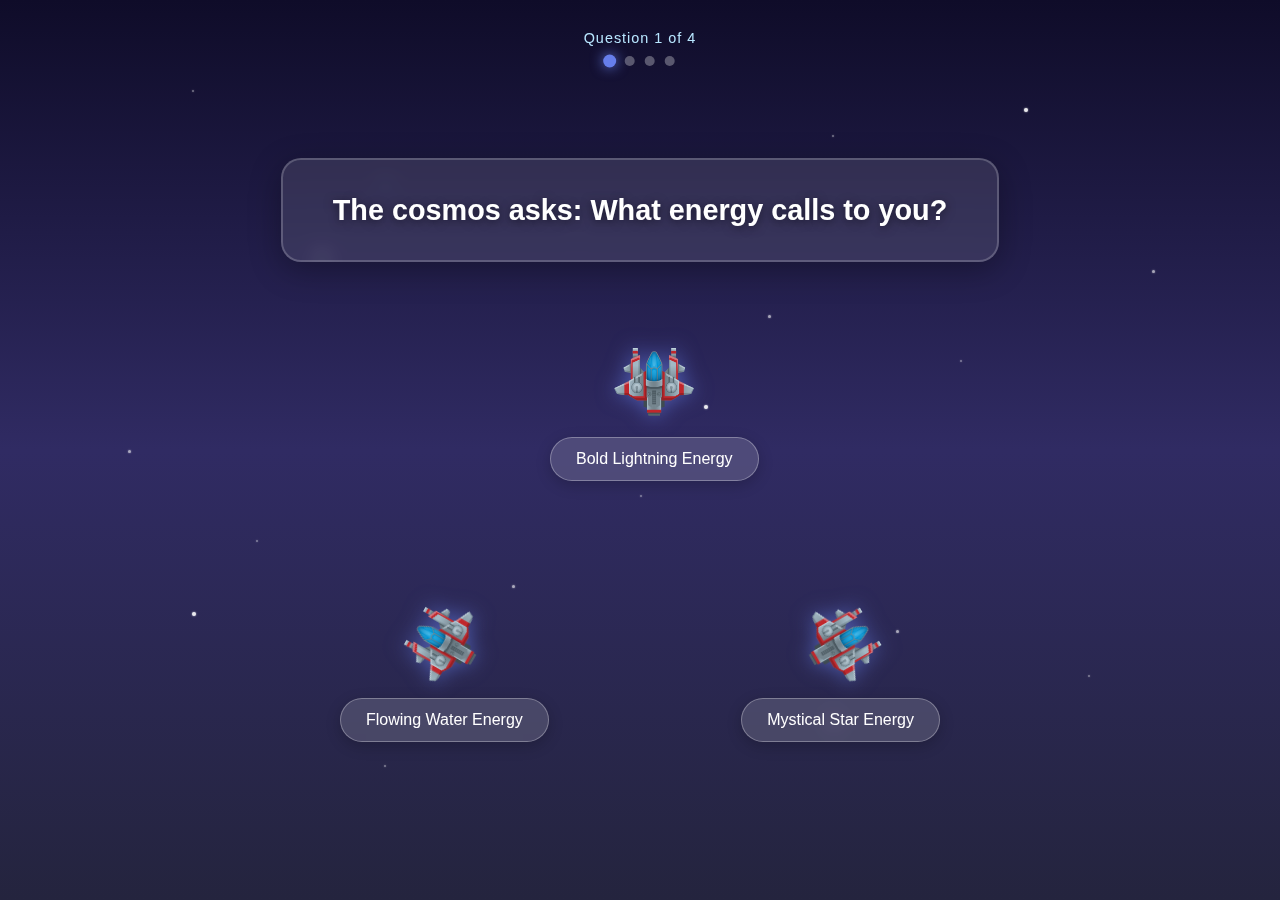
<file: journey.html>
<!DOCTYPE html>
<html lang="en">
<head>
    <meta charset="UTF-8">
    <meta name="viewport" content="width=device-width, initial-scale=1.0">
    <title>Your Cosmic Journey</title>
    <link rel="stylesheet" href="journey.css">
</head>
<body>
    <!-- Same parallax background as landing page -->
    <div class="parallax-container">
        <div class="stars-layer stars-far" data-speed="0.2">
            <div class="star" style="top: 10%; left: 15%;"></div>
            <div class="star" style="top: 25%; left: 45%;"></div>
            <div class="star" style="top: 40%; left: 75%;"></div>
            <div class="star" style="top: 60%; left: 20%;"></div>
            <div class="star" style="top: 75%; left: 85%;"></div>
            <div class="star" style="top: 15%; left: 65%;"></div>
            <div class="star" style="top: 55%; left: 50%;"></div>
            <div class="star" style="top: 85%; left: 30%;"></div>
        </div>

        <div class="stars-layer stars-mid" data-speed="0.5">
            <div class="star" style="top: 20%; left: 30%;"></div>
            <div class="star" style="top: 35%; left: 60%;"></div>
            <div class="star" style="top: 50%; left: 10%;"></div>
            <div class="star" style="top: 70%; left: 70%;"></div>
            <div class="star" style="top: 30%; left: 90%;"></div>
            <div class="star" style="top: 65%; left: 40%;"></div>
        </div>

        <div class="stars-layer stars-close" data-speed="1">
            <div class="star" style="top: 12%; left: 80%;"></div>
            <div class="star" style="top: 28%; left: 25%;"></div>
            <div class="star" style="top: 45%; left: 55%;"></div>
            <div class="star" style="top: 68%; left: 15%;"></div>
            <div class="star" style="top: 80%; left: 65%;"></div>
        </div>
    </div>

    <!-- Progress indicator -->
    <div class="progress-bar">
        <div class="progress-text">Question <span id="current-question">1</span> of <span id="total-questions">4</span></div>
        <div class="progress-dots" id="progress-dots"></div>
    </div>

    <!-- Main content container -->
    <div class="question-container" id="question-container">
        <!-- Question card -->
        <div class="question-card" id="question-card">
            <h2 class="question-title" id="question-title">PLACEHOLDER QUESTION</h2>
        </div>

        <!-- Triangle formation choices -->
        <div class="choices-triangle">
            <!-- Top choice -->
            <div class="choice-item choice-top" data-choice="top">
                <div class="spaceship-wrapper">
                    <!-- ASSET PLACEHOLDER: Replace with spaceship image -->
                    <img src="spaceship.png" alt="Spaceship" class="spaceship">
                </div>
                <div class="answer-text" id="answer-top">Top Answer</div>
            </div>

            <!-- Left choice -->
            <div class="choice-item choice-left" data-choice="left">
                <div class="spaceship-wrapper">
                    <!-- ASSET PLACEHOLDER: Replace with spaceship image -->
                    <img src="spaceship.png" alt="Spaceship" class="spaceship">
                </div>
                <div class="answer-text" id="answer-left">Left Answer</div>
            </div>

            <!-- Right choice -->
            <div class="choice-item choice-right" data-choice="right">
                <div class="spaceship-wrapper">
                    <!-- ASSET PLACEHOLDER: Replace with spaceship image -->
                    <img src="spaceship.png" alt="Spaceship" class="spaceship">
                </div>
                <div class="answer-text" id="answer-right">Right Answer</div>
            </div>
        </div>
    </div>

    <!-- Ending screen (hidden initially) -->
    <div class="ending-container" id="ending-container" style="display: none;">
        <div class="ending-card">
            <h1 class="ending-title" id="ending-title">YOUR COSMIC DESTINY</h1>
            <div class="ending-content" id="ending-content">
                <p>Ending message goes here...</p>
            </div>
            <button class="restart-button" id="restart-button">Wapas!!</button>
        </div>
    </div>

    <!-- Confetti container -->
    <div id="confetti-container"></div>

    <script src="story-data.js"></script>
    <script src="journey.js"></script>
</body>
</html>
</file>
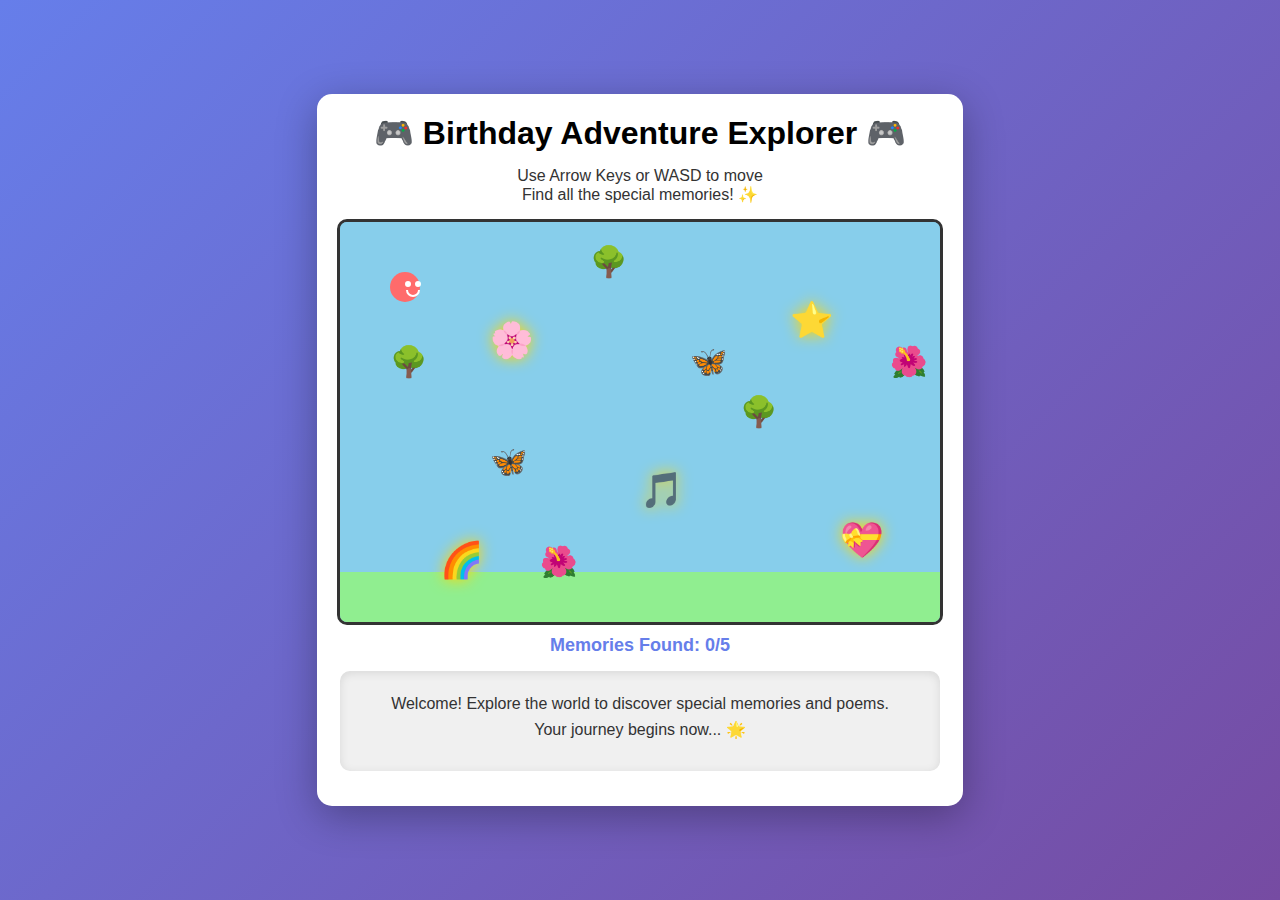
<file: suprise.html>
<!DOCTYPE html>
<html lang="en">
<head>
    <meta charset="UTF-8">
    <meta name="viewport" content="width=device-width, initial-scale=1.0">
    <title>Birthday Adventure</title>
    <style>
        * {
            margin: 0;
            padding: 0;
            box-sizing: border-box;
        }
        body {
            display: flex;
            justify-content: center;
            align-items: center;
            min-height: 100vh;
            background: linear-gradient(135deg, #667eea 0%, #764ba2 100%);
            font-family: 'Arial', sans-serif;
        }
        #gameContainer {
            text-align: center;
            background: white;
            padding: 20px;
            border-radius: 15px;
            box-shadow: 0 10px 40px rgba(0,0,0,0.3);
        }
        canvas {
            border: 3px solid #333;
            border-radius: 10px;
            background: #87ceeb;
            display: block;
            margin: 10px auto;
        }
        #instructions {
            margin: 15px 0;
            color: #333;
            font-size: 16px;
        }
        #messageBox {
            min-height: 100px;
            max-width: 600px;
            margin: 15px auto;
            padding: 20px;
            background: #f0f0f0;
            border-radius: 10px;
            font-size: 16px;
            line-height: 1.6;
            color: #333;
            box-shadow: inset 0 2px 10px rgba(0,0,0,0.1);
        }
        .discovered {
            color: #4CAF50;
            font-weight: bold;
        }
        #counter {
            font-size: 18px;
            color: #667eea;
            margin: 10px 0;
            font-weight: bold;
        }
        .celebration {
            animation: rainbow 3s linear infinite;
        }
        @keyframes rainbow {
            0% { color: #ff0000; }
            16% { color: #ff8800; }
            33% { color: #ffff00; }
            50% { color: #00ff00; }
            66% { color: #0088ff; }
            83% { color: #8800ff; }
            100% { color: #ff0000; }
        }
        .sparkle {
            display: inline-block;
            animation: sparkle 1s ease-in-out infinite;
        }
        @keyframes sparkle {
            0%, 100% { transform: scale(1) rotate(0deg); }
            50% { transform: scale(1.2) rotate(180deg); }
        }
    </style>
</head>
<body>
    <div id="gameContainer">
        <h1>🎮 Birthday Adventure Explorer 🎮</h1>
        <div id="instructions">
            Use Arrow Keys or WASD to move<br>
            Find all the special memories! ✨
        </div>
        <canvas id="gameCanvas" width="600" height="400"></canvas>
        <div id="counter">Memories Found: <span id="count">0</span>/5</div>
        <div id="messageBox">
            Welcome! Explore the world to discover special memories and poems.<br>
            Your journey begins now... 🌟
        </div>
    </div>

    <script>
        const canvas = document.getElementById('gameCanvas');
        const ctx = canvas.getContext('2d');
        const messageBox = document.getElementById('messageBox');
        const countDisplay = document.getElementById('count');

        // Game state
        const player = {
            x: 50,
            y: 50,
            width: 30,
            height: 30,
            speed: 3,
            color: '#ff6b6b'
        };

        const keys = {};
        let discoveredCount = 0;
        let gameComplete = false;

        // Special locations with memories and poems
        const memories = [
            {
                x: 150, y: 100, width: 40, height: 40,
                discovered: false,
                icon: '🌸',
                message: "Like flowers blooming in spring,\nYour smile makes my heart sing.\nEach day with you feels so new,\nHappy moments, all because of you! 🌸"
            },
            {
                x: 450, y: 80, width: 40, height: 40,
                discovered: false,
                icon: '⭐',
                message: "You shine brighter than any star,\nNo matter how near or far.\nYour light guides me through each day,\nIn my heart, you'll always stay! ⭐"
            },
            {
                x: 300, y: 250, width: 40, height: 40,
                discovered: false,
                icon: '🎵',
                message: "Every memory is a song,\nWith you is where I belong.\nLaughter echoes, joy takes flight,\nYou make everything feel right! 🎵"
            },
            {
                x: 100, y: 320, width: 40, height: 40,
                discovered: false,
                icon: '🌈',
                message: "After every storm, a rainbow appears,\nYou've brightened all my years.\nColors dance when you are near,\nThank you for being here! 🌈"
            },
            {
                x: 500, y: 300, width: 40, height: 40,
                discovered: false,
                icon: '💝',
                message: "This final gift I give to you,\nIs a love that's pure and true.\nTogether we'll make memories more,\nEach day, I cherish you even more! 💝"
            }
        ];

        // Decorative elements
        const decorations = [
            { x: 50, y: 150, type: '🌳' },
            { x: 250, y: 50, type: '🌳' },
            { x: 400, y: 200, type: '🌳' },
            { x: 550, y: 150, type: '🌺' },
            { x: 200, y: 350, type: '🌺' },
            { x: 350, y: 150, type: '🦋' },
            { x: 150, y: 250, type: '🦋' }
        ];

        // Input handling
        document.addEventListener('keydown', (e) => {
            keys[e.key.toLowerCase()] = true;
        });

        document.addEventListener('keyup', (e) => {
            keys[e.key.toLowerCase()] = false;
        });

        // Update player position
        function updatePlayer() {
            if (gameComplete) return;

            if (keys['arrowup'] || keys['w']) player.y -= player.speed;
            if (keys['arrowdown'] || keys['s']) player.y += player.speed;
            if (keys['arrowleft'] || keys['a']) player.x -= player.speed;
            if (keys['arrowright'] || keys['d']) player.x += player.speed;

            // Boundary checking
            player.x = Math.max(0, Math.min(canvas.width - player.width, player.x));
            player.y = Math.max(0, Math.min(canvas.height - player.height, player.y));
        }

        // Check collision with memories
        function checkCollisions() {
            memories.forEach((memory, index) => {
                if (!memory.discovered &&
                    player.x < memory.x + memory.width &&
                    player.x + player.width > memory.x &&
                    player.y < memory.y + memory.height &&
                    player.y + player.height > memory.y) {
                    
                    memory.discovered = true;
                    discoveredCount++;
                    countDisplay.textContent = discoveredCount;
                    messageBox.innerHTML = memory.message.replace(/\n/g, '<br>');
                    
                    if (discoveredCount === memories.length) {
                        setTimeout(revealBirthdayMessage, 2000);
                    }
                }
            });
        }

        // Reveal the birthday message
        function revealBirthdayMessage() {
            gameComplete = true;
            messageBox.innerHTML = `
                <h2 class="celebration" style="font-size: 36px; margin-bottom: 20px;">
                    🎉 HAPPY BIRTHDAY! 🎉
                </h2>
                <p style="font-size: 20px; line-height: 1.8;">
                    You've discovered all the memories!<br>
                    <span class="sparkle">✨</span> May your special day be filled with joy, love, and laughter! <span class="sparkle">✨</span><br>
                    Here's to another amazing year ahead! 🎂🎈🎁
                </p>
            `;
            createConfetti();
        }

        // Confetti effect
        function createConfetti() {
            const confetti = [];
            for (let i = 0; i < 50; i++) {
                confetti.push({
                    x: Math.random() * canvas.width,
                    y: -10,
                    speed: Math.random() * 3 + 2,
                    size: Math.random() * 5 + 3,
                    color: ['#ff6b6b', '#4ecdc4', '#45b7d1', '#f7b731', '#5f27cd'][Math.floor(Math.random() * 5)]
                });
            }

            function animateConfetti() {
                confetti.forEach(c => {
                    c.y += c.speed;
                    ctx.fillStyle = c.color;
                    ctx.fillRect(c.x, c.y, c.size, c.size);
                });

                if (confetti.some(c => c.y < canvas.height)) {
                    requestAnimationFrame(animateConfetti);
                }
            }
            animateConfetti();
        }

        // Draw everything
        function draw() {
            // Clear canvas
            ctx.fillStyle = '#87ceeb';
            ctx.fillRect(0, 0, canvas.width, canvas.height);

            // Draw grass patches
            ctx.fillStyle = '#90ee90';
            for (let i = 0; i < 10; i++) {
                ctx.fillRect(i * 60, canvas.height - 50, 60, 50);
            }

            // Draw decorations
            ctx.font = '30px Arial';
            decorations.forEach(deco => {
                ctx.fillText(deco.type, deco.x, deco.y);
            });

            // Draw memories
            ctx.font = '35px Arial';
            memories.forEach(memory => {
                if (!memory.discovered) {
                    // Glow effect
                    ctx.shadowBlur = 15;
                    ctx.shadowColor = '#ffd700';
                    ctx.fillText(memory.icon, memory.x, memory.y + 30);
                    ctx.shadowBlur = 0;
                } else {
                    ctx.globalAlpha = 0.3;
                    ctx.fillText('✓', memory.x + 5, memory.y + 30);
                    ctx.globalAlpha = 1;
                }
            });

            // Draw player
            ctx.fillStyle = player.color;
            ctx.beginPath();
            ctx.arc(player.x + player.width/2, player.y + player.height/2, player.width/2, 0, Math.PI * 2);
            ctx.fill();
            
            // Player face
            ctx.fillStyle = 'white';
            ctx.beginPath();
            ctx.arc(player.x + 18, player.y + 12, 3, 0, Math.PI * 2);
            ctx.arc(player.x + 28, player.y + 12, 3, 0, Math.PI * 2);
            ctx.fill();
            
            ctx.strokeStyle = 'white';
            ctx.lineWidth = 2;
            ctx.beginPath();
            ctx.arc(player.x + 23, player.y + 18, 6, 0, Math.PI);
            ctx.stroke();
        }

        // Game loop
        function gameLoop() {
            updatePlayer();
            checkCollisions();
            draw();
            requestAnimationFrame(gameLoop);
        }

        // Start the game
        gameLoop();
    </script>
</body>
</html>
</file>
<file: journey.css>
* {
    margin: 0;
    padding: 0;
    box-sizing: border-box;
}

body, html {
    width: 100%;
    height: 100%;
    overflow: hidden;
    font-family: 'Segoe UI', Tahoma, Geneva, Verdana, sans-serif;
}

body {
    background: linear-gradient(180deg, #0f0c29 0%, #302b63 50%, #24243e 100%);
    position: relative;
}

/* Reuse parallax styles from landing page */
.parallax-container {
    position: fixed;
    top: 0;
    left: 0;
    width: 100%;
    height: 100%;
    pointer-events: none;
    z-index: 1;
}

.stars-layer {
    position: absolute;
    top: 0;
    left: 0;
    width: 100%;
    height: 100%;
    transition: transform 0.1s ease-out;
}

.star {
    position: absolute;
    width: 3px;
    height: 3px;
    background: white;
    border-radius: 50%;
    animation: twinkle 2s ease-in-out infinite;
    box-shadow: 0 0 2px rgba(255, 255, 255, 0.8);
}

.stars-far .star {
    width: 2px;
    height: 2px;
    opacity: 0.4;
}

.stars-mid .star {
    width: 3px;
    height: 3px;
    opacity: 0.6;
}

.stars-close .star {
    width: 4px;
    height: 4px;
    opacity: 0.9;
}

@keyframes twinkle {
    0%, 100% { opacity: 1; }
    50% { opacity: 0.3; }
}

/* Progress bar */
.progress-bar {
    position: fixed;
    top: 30px;
    left: 50%;
    transform: translateX(-50%);
    text-align: center;
    z-index: 100;
    animation: fadeIn 0.8s ease-out;
}

.progress-text {
    color: #b8e6ff;
    font-size: 0.9rem;
    margin-bottom: 10px;
    letter-spacing: 1px;
}

.progress-dots {
    display: flex;
    gap: 10px;
    justify-content: center;
}

.progress-dot {
    width: 10px;
    height: 10px;
    border-radius: 50%;
    background: rgba(255, 255, 255, 0.3);
    transition: all 0.3s ease;
}

.progress-dot.active {
    background: #667eea;
    box-shadow: 0 0 10px #667eea;
    transform: scale(1.3);
}

/* Question container */
.question-container {
    position: relative;
    width: 100%;
    height: 100vh;
    display: flex;
    flex-direction: column;
    justify-content: center;
    align-items: center;
    z-index: 10;
    padding: 20px;
}

/* Question card */
.question-card {
    background: rgba(255, 255, 255, 0.1);
    backdrop-filter: blur(10px);
    border: 2px solid rgba(255, 255, 255, 0.2);
    border-radius: 20px;
    padding: 30px 50px;
    margin-bottom: 80px;
    box-shadow: 0 8px 32px rgba(0, 0, 0, 0.3);
    animation: floatIn 0.8s ease-out;
}

@keyframes floatIn {
    from {
        opacity: 0;
        transform: translateY(-30px);
    }
    to {
        opacity: 1;
        transform: translateY(0);
    }
}

.question-title {
    font-size: 1.8rem;
    color: #ffffff;
    text-align: center;
    line-height: 1.4;
    text-shadow: 0 2px 10px rgba(0, 0, 0, 0.5);
}

/* Triangle formation for choices */
.choices-triangle {
    position: relative;
    width: 600px;
    height: 400px;
    animation: fadeIn 1s ease-out 0.3s both;
}

@keyframes fadeIn {
    from { opacity: 0; }
    to { opacity: 1; }
}

/* Choice items */
.choice-item {
    position: absolute;
    cursor: pointer;
    transition: all 0.3s ease;
}

.choice-item:hover {
    /* transform: translateX(-50%); */
    transform: scale(1.1);
}

/* .choice-item:active {
    transform: scale(0.95);
} */

/* Top choice positioning */
.choice-top {
    top: 0;
    left: 35%;
    /* transform: translateX(-50%); */
}

/* Left choice positioning */
.choice-left {
    bottom: 0;
    left: 0;
}

/* Right choice positioning */
.choice-right {
    bottom: 0;
    right: 0;
}

/* Spaceship wrapper */
.spaceship-wrapper {
    width: 80px;
    height: 80px;
    margin: 0 auto 15px;
    position: relative;
    animation: float 3s ease-in-out infinite;
}

.choice-top .spaceship-wrapper {
    animation-delay: 0s;
}

.choice-left .spaceship-wrapper {
    animation-delay: 0.5s;
}

.choice-right .spaceship-wrapper {
    animation-delay: 1s;
}

@keyframes float {
    0%, 100% { transform: translateY(0px); }
    50% { transform: translateY(-10px); }
}

/* Spaceship image */
.spaceship {
    width: 100%;
    height: 100%;
    object-fit: contain;
    filter: drop-shadow(0 0 10px rgba(102, 126, 234, 0.6));
    transition: filter 0.3s ease;
}

.choice-item:hover .spaceship {
    filter: drop-shadow(0 0 20px rgba(102, 126, 234, 1));
}

/* Spaceship rotation for triangle pointing */
.choice-top .spaceship {
    transform: rotate(0deg);
}

.choice-left .spaceship {
    transform: rotate(-60deg);
}

.choice-right .spaceship {
    transform: rotate(60deg);
}

/* Answer text */
.answer-text {
    background: rgba(255, 255, 255, 0.15);
    backdrop-filter: blur(10px);
    border: 1px solid rgba(255, 255, 255, 0.3);
    border-radius: 25px;
    padding: 12px 25px;
    color: #ffffff;
    font-size: 1rem;
    text-align: center;
    min-width: 150px;
    box-shadow: 0 4px 15px rgba(0, 0, 0, 0.2);
    transition: all 0.3s ease;
}

.choice-item:hover .answer-text {
    background: rgba(102, 126, 234, 0.3);
    border-color: rgba(102, 126, 234, 0.6);
    box-shadow: 0 0 20px rgba(102, 126, 234, 0.5);
}

/* Transition animations */
.fade-out {
    animation: fadeOut 0.5s ease-out forwards;
}

@keyframes fadeOut {
    to {
        opacity: 0;
        transform: scale(0.9);
    }
}

.zoom-transition {
    animation: zoomForward 0.8s ease-in forwards;
}

@keyframes zoomForward {
    to {
        transform: scale(2) translateZ(1000px);
        opacity: 0;
    }
}

/* Ending container */
.ending-container {
    position: fixed;
    top: 0;
    left: 0;
    width: 100%;
    height: 100%;
    display: flex;
    justify-content: center;
    align-items: center;
    z-index: 200;
    animation: fadeIn 1s ease-out;
}

.ending-card {
    background: rgba(255, 255, 255, 0.1);
    backdrop-filter: blur(15px);
    border: 2px solid rgba(255, 255, 255, 0.3);
    border-radius: 30px;
    padding: 50px;
    max-width: 700px;
    width: 90%;
    max-height: 80vh;
    overflow-y: auto;
    box-shadow: 0 20px 60px rgba(0, 0, 0, 0.5);
    animation: scaleIn 0.8s cubic-bezier(0.175, 0.885, 0.32, 1.275);
}

@keyframes scaleIn {
    from {
        opacity: 0;
        transform: scale(0.5);
    }
    to {
        opacity: 1;
        transform: scale(1);
    }
}

.ending-title {
    font-size: 2.5rem;
    color: #ffffff;
    text-align: center;
    margin-bottom: 30px;
    text-shadow: 0 0 20px rgba(102, 126, 234, 0.8);
}

.ending-content {
    color: #ffffff;
    font-size: 1.1rem;
    line-height: 1.8;
    margin-bottom: 30px;
}

.ending-content p {
    margin-bottom: 15px;
}

.restart-button {
    display: block;
    margin: 0 auto;
    padding: 15px 40px;
    background: linear-gradient(135deg, #667eea 0%, #764ba2 100%);
    color: white;
    border: none;
    border-radius: 50px;
    font-size: 1.1rem;
    cursor: pointer;
    transition: all 0.3s ease;
    box-shadow: 0 5px 20px rgba(102, 126, 234, 0.4);
}

.restart-button:hover {
    transform: translateY(-3px);
    box-shadow: 0 8px 30px rgba(102, 126, 234, 0.6);
}

/* Confetti */
#confetti-container {
    position: fixed;
    top: 0;
    left: 0;
    width: 100%;
    height: 100%;
    pointer-events: none;
    z-index: 300;
}

.confetti {
    position: absolute;
    width: 10px;
    height: 10px;
    animation: confettiFall 3s linear forwards;
}

@keyframes confettiFall {
    to {
        transform: translateY(100vh) rotate(360deg);
        opacity: 0;
    }
}

/* Responsive */
@media (max-width: 768px) {
    .choices-triangle {
        width: 100%;
        height: 350px;
    }
    
    .question-title {
        font-size: 1.4rem;
    }
    
    .spaceship-wrapper {
        width: 60px;
        height: 60px;
    }
    
    .answer-text {
        font-size: 0.9rem;
        min-width: 120px;
        padding: 10px 20px;
    }
    
    .ending-title {
        font-size: 2rem;
    }
    
    .ending-content {
        font-size: 1rem;
    }
}
</file>
